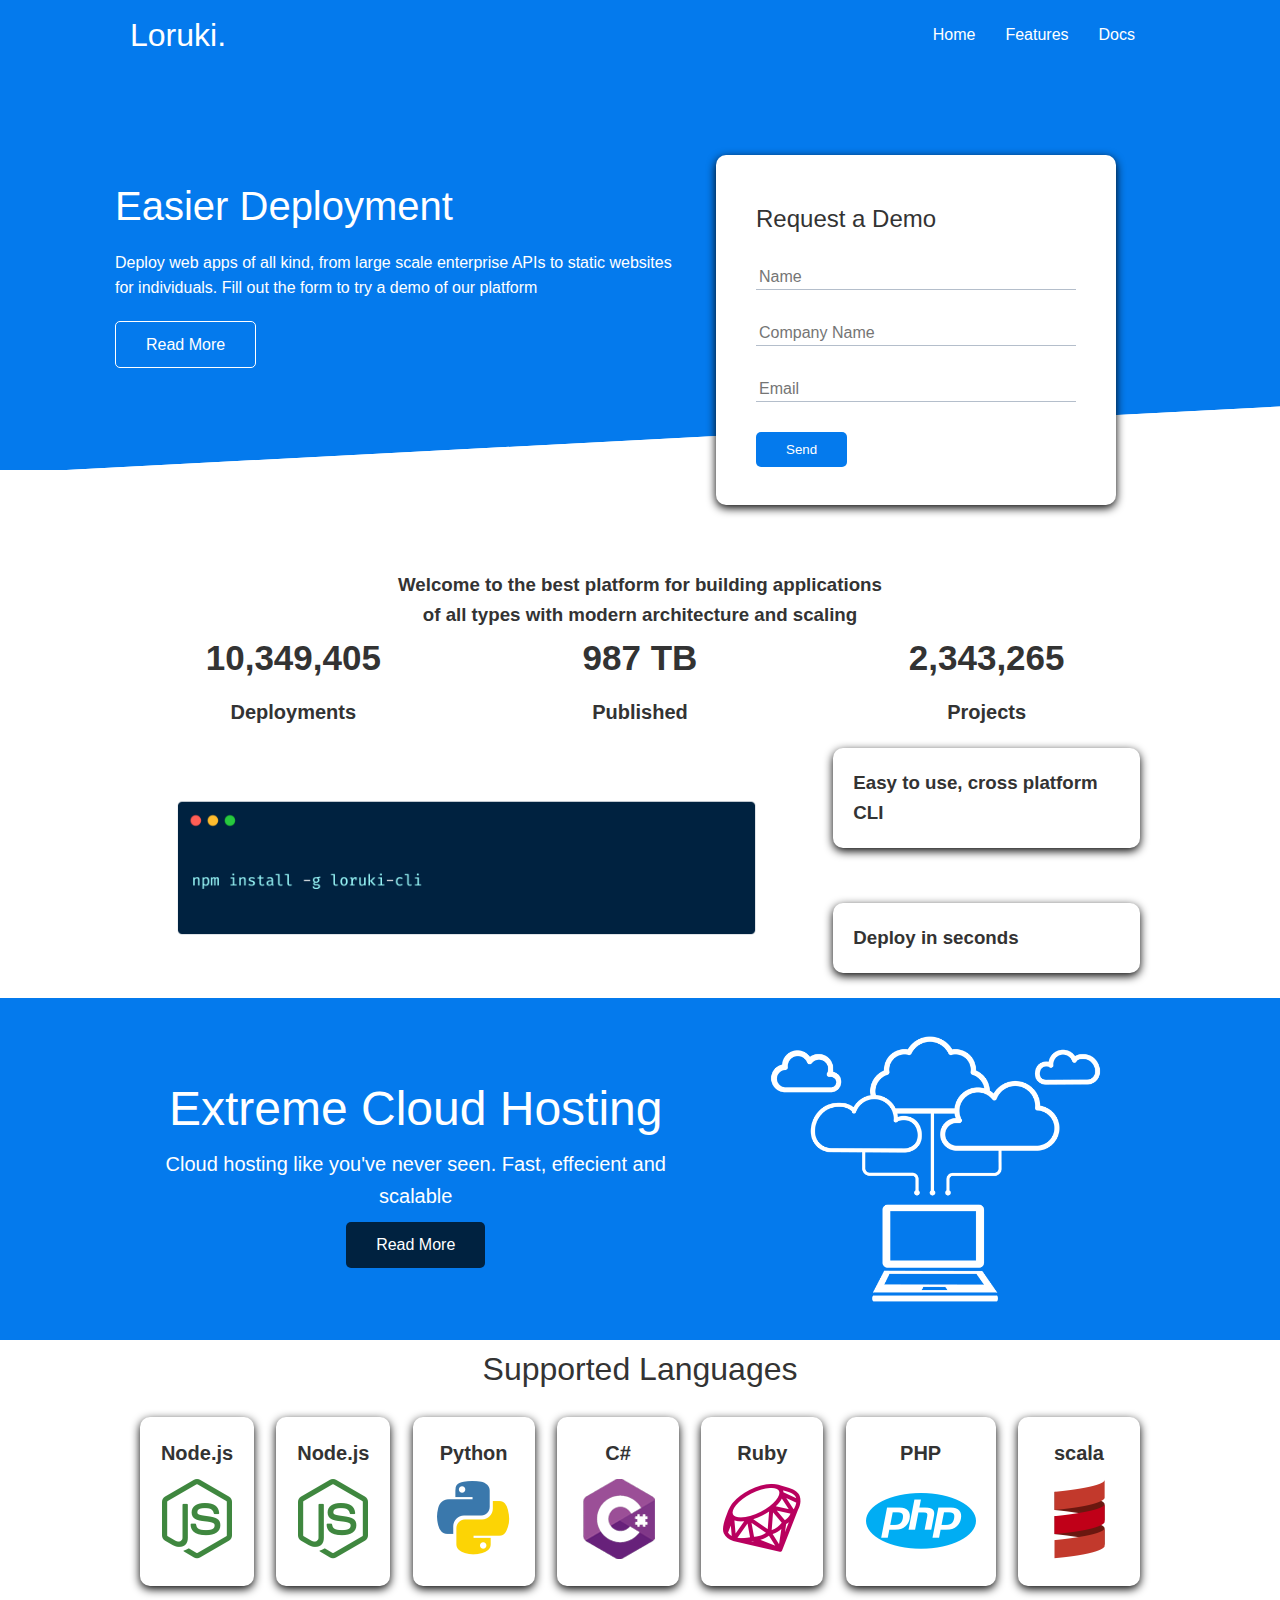
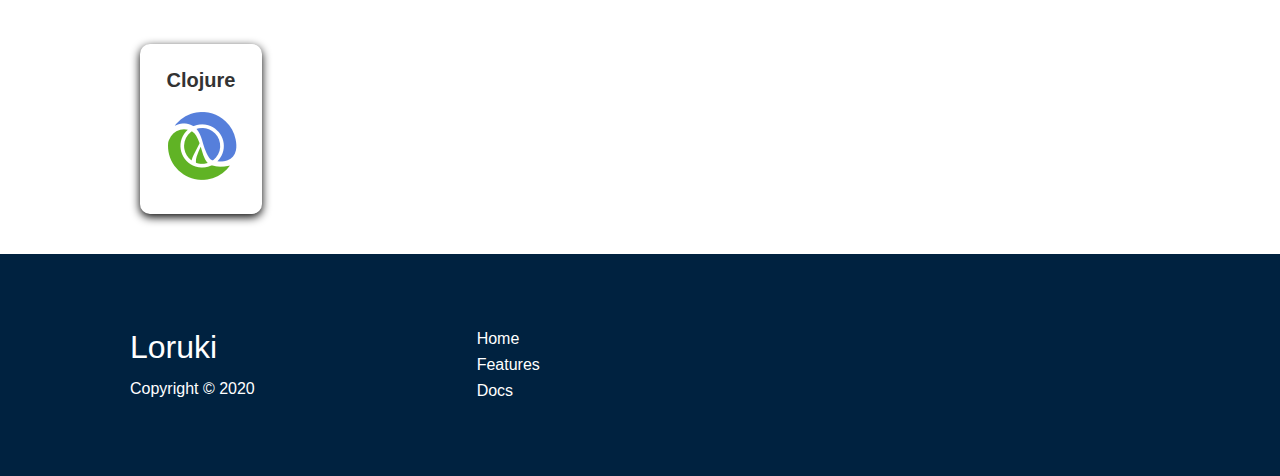
<file: index.html>
<!DOCTYPE html>
<html lang="en">
<head>
    <meta charset="UTF-8">
    <meta name="viewport" content="width=device-width, initial-scale=1.0">

    <link rel="stylesheet" href="css/utilities.css">
    <link rel="stylesheet" href="css/style.css">
    <title>Loruki | Cloud Hosting For Everyone</title>
</head>
<body>
    <!--navbar-->
    <div class="navbar">
        <div class="container flex">
            <h1 class="logo">Loruki.</h1>
            <nav>
                <ul>
                    <li><a href="index.html">Home</a></li>
                    <li><a href="features.html">Features</a></li>
                    <li><a href="docs.html">Docs</a></li>
                </ul>
            </nav>

        </div>

    </div>

    <!--showcase-->
    <section class="showcase">
        <div class="container grid">
            <div class="showcase-text">
                <h1>Easier Deployment</h1>
                <p>Deploy web apps of all kind, from
                   large scale enterprise APIs to static 
                   websites for individuals. Fill out the 
                   form to try a demo of our platform</p>
                   <a href="features.html" class="btn btn-outline">Read More</a>
            </div>

            <div class="showcase-form card">
                <h2>Request a Demo</h2>
                <form>
                    <div class="form-control">
                        <input type="text" name="name" placeholder="Name" required>
                    </div>
                    <div class="form-control">
                        <input type="text" name="company" placeholder="Company Name" required>
                    </div>
                    <div class="form-control">
                        <input type="email" name="email" placeholder="Email" required>
                    </div>
                    <input type="submit" value="Send" class="btn btn-primary">
                </form>
            </div>

        </div>

    </section>

    <!--Stats-->
    <section class="stats">
        <div class="container">
            <h3 class="stats-heading text-center my-1">
                Welcome to the best platform for building applications of all
                types with modern architecture and scaling
            </h3>

            <div class="grid grid-3 text-center my-4">
                <div>
                    <i class="fas fa-server fa-3x"></i>
                    <h3>10,349,405</h3>
                    <p class="text-secondary">Deployments</p>
                </div>
                <div>
                    <i class="fas fa-upload fa-3x"></i>
                    <h3>987 TB</h3>
                    <p class="text-secondary">Published</p>
                </div>
                <div>
                    <i class="fas fa-project-diagram fa-3x"></i>
                    <h3>2,343,265</h3>
                    <p class="text-secondary">Projects</p>
                </div>
            </div>
        </div>
    </section>

    <!--Cli-->
    <section class="cli">
        <div class="container grid">
            <img src="images/cli.png" alt="">
            <div class="card">
                <h3>Easy to use, cross platform CLI</h3>
            </div>
            <div class="card">
                <h3>Deploy in seconds</h3>
            </div>
        </div>
    </section>

    <!--cloud-->
    <section class="cloud bg-primary my-2 py-2">
        <div class="container grid">
            <div class="text-center">
                <h2 class="lg">Extreme Cloud Hosting</h2>
                <p class="lead my-1">Cloud hosting like you've never seen. Fast, effecient and scalable</p>
                <a href="features.html" class="btn btn-dark">Read More</a>
            </div>
            <img src="images/cloud.png" alt="">
        </div>
    </section>

    <!--Languages-->
    <section class="languages">
        <h2 class="md text-center my-2">Supported Languages</h2>
        <div class="container flex">
            <div class="card">
                <h4>Node.js</h4>
                <img src="images/logos/node.png" alt="">
            </div>
            <div class="card">
                <h4>Node.js</h4>
                <img src="images/logos/node.png" alt="">
            </div>
            <div class="card">
                <h4>Python</h4>
                <img src="images/logos/python.png" alt="">
            </div>
            <div class="card">
                <h4>C#</h4>
                <img src="images/logos/csharp.png" alt="">
            </div>
            <div class="card">
                <h4>Ruby</h4>
                <img src="images/logos/ruby.png" alt="">
            </div>
            <div class="card">
                <h4>PHP</h4>
                <img src="images/logos/php.png" alt="">
            </div>
            <div class="card">
                <h4>scala</h4>
                <img src="images/logos/scala.png" alt="">
            </div>
            <div class="card">
                <h4>Clojure</h4>
                <img src="images/logos/clojure.png" alt="">
            </div>


        </div>
    </section>

    <!--Footer-->
    <footer class="footer bg-dark py-5">
        <div class="container grid grid-3">
            <div>
                <h1>Loruki</h1>
                <p>Copyright &copy; 2020</p>
            </div>
            <nav>
                <ul>
                    <li><a href="index.html">Home</a></li>
                    <li><a href="features.html">Features</a></li>
                    <li><a href="docs.html">Docs</a></li>
                </ul>
            </nav>
            <div class="social">
                <a href="#"><i class="fab fa-github fa-2x"></i></a>
                <a href="#"><i class="fab fa-facebook fa-2x"></i></a>
                <a href="#"><i class="fab fa-instagram fa-2x"></i></a>
                <a href="#"><i class="fab fa-twitter fa-2x"></i></a>
            </div>
        </div>
    </footer>
    
</body>
</html>
</file>
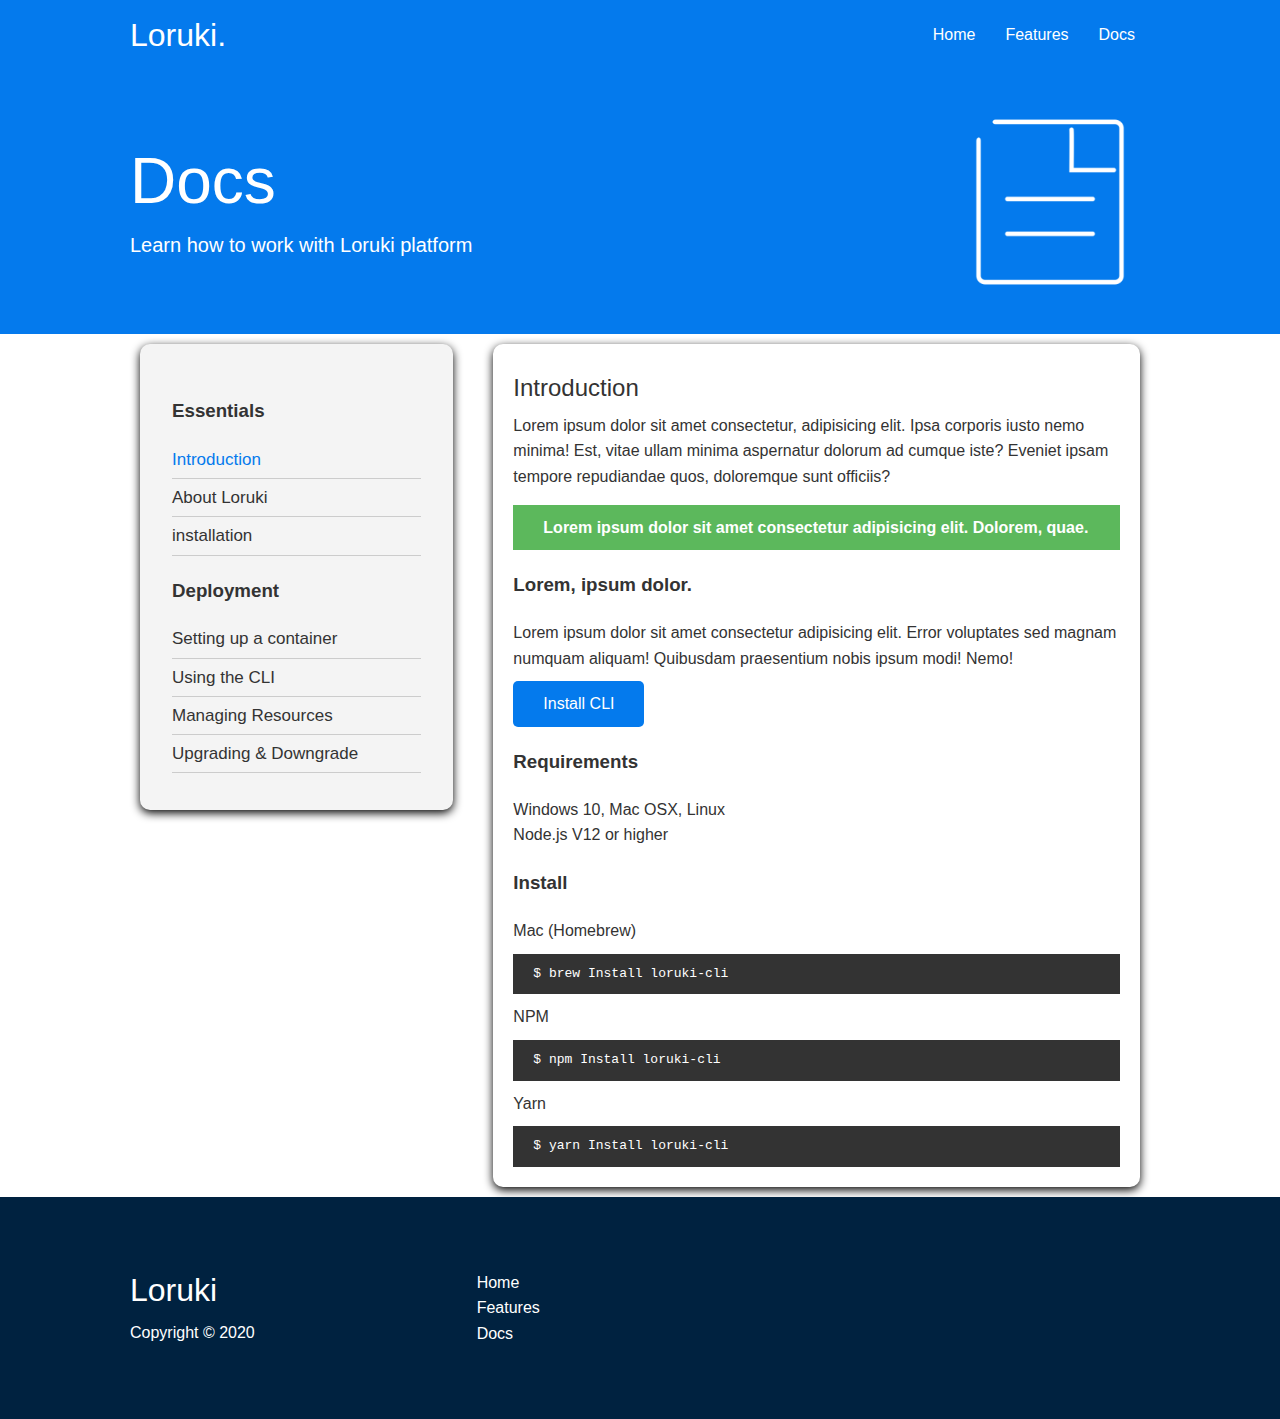
<file: docs.html>
<!DOCTYPE html>
<html lang="en">
<head>
    <meta charset="UTF-8">
    <meta name="viewport" content="width=device-width, initial-scale=1.0">

    <link rel="stylesheet" href="css/utilities.css">
    <link rel="stylesheet" href="css/style.css">
    <title>Loruki | Cloud Hosting For Everyone</title>
</head>
<body>
    <!--navbar-->
    <div class="navbar">
        <div class="container flex">
            <h1 class="logo">Loruki.</h1>
            <nav>
                <ul>
                    <li><a href="index.html">Home</a></li>
                    <li><a href="features.html">Features</a></li>
                    <li><a href="docs.html">Docs</a></li>
                </ul>
            </nav>

        </div>

    </div>

    <!--Head-->
    <section class="docs-head bg-primary py-3">
        <div class="container grid">
            <div>
                <h1 class="xl">Docs</h1>
                <p class="lead">Learn how to work with Loruki platform</p>
            </div>
            <img src="images/docs.png" alt="">
        </div>
    </section>

    <!--Docs Main -->
    <section class="docs-main my-4">
        <div class="container grid">
            <div class="card bg-light p-3">
                <h3 class="my-2">Essentials</h3>
                <nav>
                    <ul>
                        <li><a class="text-primary" href="#">Introduction</a></li>
                        <li><a href="#">About Loruki</a></li>
                        <li><a href="#">installation</a></li>

                    </ul>
                </nav>

                <h3 class="my-2">Deployment</h3>
                <nav>
                    <ul>
                        <li><a href="#">Setting up a container</a></li>
                        <li><a href="#">Using the CLI</a></li>
                        <li><a href="#">Managing Resources</a></li>
                        <li><a href="#">Upgrading & Downgrade</a></li>
                    </ul>
                </nav>
            </div>
            
            <div class="card">
                
                <h2>Introduction</h2>
                <p>Lorem ipsum dolor sit amet consectetur, adipisicing elit. Ipsa corporis iusto nemo minima! Est, vitae ullam minima aspernatur dolorum ad cumque iste? Eveniet ipsam tempore repudiandae quos, doloremque sunt officiis?</p>
                <div class="alert alert-success">
                    <i class="fas fa-info"></i> Lorem ipsum dolor sit amet consectetur adipisicing elit. Dolorem, quae.

                </div>
               
                <h3>Lorem, ipsum dolor.</h3>
                <p>Lorem ipsum dolor sit amet consectetur adipisicing elit. Error voluptates sed magnam numquam aliquam! Quibusdam praesentium nobis ipsum modi! Nemo!</p>
                <a href="#" class="btn btn-primary">Install CLI</a>
               
                <h3>Requirements</h3>
                <ul>
                    <li>Windows 10, Mac OSX, Linux</li>
                    <li>Node.js V12 or higher</li>
                </ul>

                <h3>Install</h3>
                <p>Mac (Homebrew)</p>
                <pre><code>$ brew Install loruki-cli</code></pre>
                <p>NPM</p>
                <pre><code>$ npm Install loruki-cli</code></pre>
                <p>Yarn</p>
                <pre><code>$ yarn Install loruki-cli</code></pre>

            </div>

        </div>
    </section>

    <!--Footer-->
    <footer class="footer bg-dark py-5">
        <div class="container grid grid-3">
            <div>
                <h1>Loruki</h1>
                <p>Copyright &copy; 2020</p>
            </div>
            <nav>
                <ul>
                    <li><a href="index.html">Home</a></li>
                    <li><a href="features.html">Features</a></li>
                    <li><a href="docs.html">Docs</a></li>
                </ul>
            </nav>
            <div class="social">
                <a href="#"><i class="fab fa-github fa-2x"></i></a>
                <a href="#"><i class="fab fa-facebook fa-2x"></i></a>
                <a href="#"><i class="fab fa-instagram fa-2x"></i></a>
                <a href="#"><i class="fab fa-twitter fa-2x"></i></a>
            </div>
        </div>
    </footer>
    
</body>
</html>
</file>
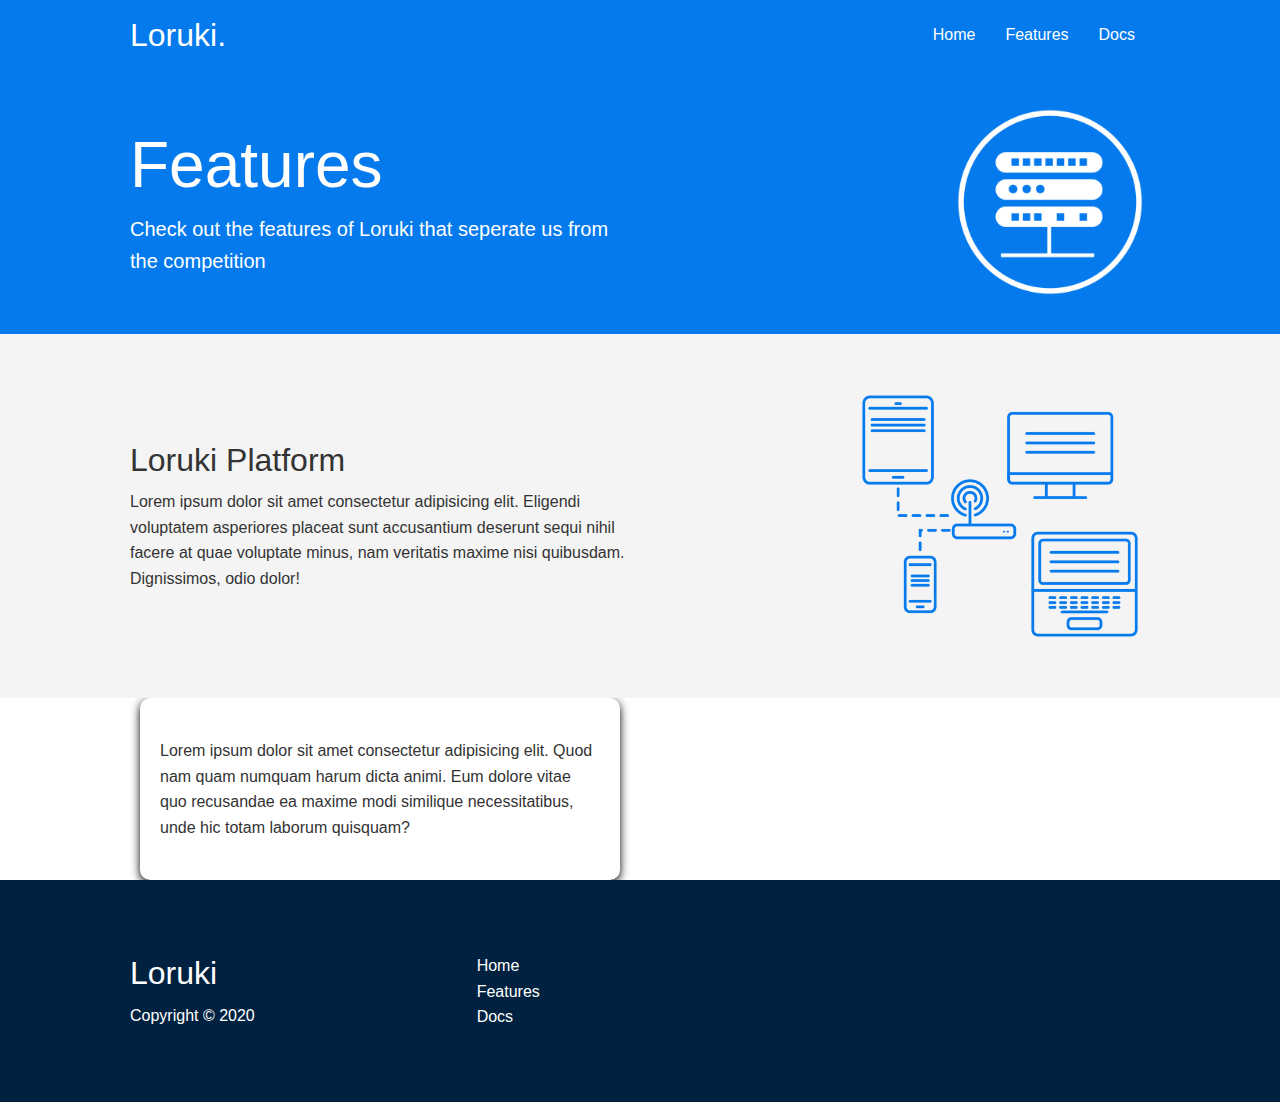
<file: features.html>
<!DOCTYPE html>
<html lang="en">
<head>
    <meta charset="UTF-8">
    <meta name="viewport" content="width=device-width, initial-scale=1.0">

    <link rel="stylesheet" href="css/utilities.css">
    <link rel="stylesheet" href="css/style.css">
    <title>Loruki | Cloud Hosting For Everyone</title>
</head>
<body>
    <!--navbar-->
    <div class="navbar">
        <div class="container flex">
            <h1 class="logo">Loruki.</h1>
            <nav>
                <ul>
                    <li><a href="index.html">Home</a></li>
                    <li><a href="features.html">Features</a></li>
                    <li><a href="docs.html">Docs</a></li>
                </ul>
            </nav>

        </div>

    </div>

    <!--Head-->
    <section class="features-head bg-primary py-3">
        <div class="container grid">
            <div>
                <h1 class="xl">Features</h1>
                <p class="lead">Check out the features of Loruki that seperate us from the competition</p>
            </div>
            <img src="images/server.png" alt="">
        </div>
    </section>

    <!--Sub head-->
    <section class="features-sub-head bg-light py-3">
        <div class="container grid">
            <div>
                <h1 class="md">Loruki Platform</h1>
                <p>Lorem ipsum dolor sit amet consectetur adipisicing elit. Eligendi voluptatem asperiores placeat sunt accusantium deserunt sequi nihil facere at quae voluptate minus, nam veritatis maxime nisi quibusdam. Dignissimos, odio dolor!</p>
            </div>
            <img src="images/server2.png" alt="">
        </div>
    </section>

    <section class="features-main my-2">
        <div class="container grid">
            <div class="card flex">
                <i class="fas fa-server fa-3x"></i>
                <p>Lorem ipsum dolor sit amet consectetur adipisicing elit. Quod nam quam numquam harum dicta animi. Eum dolore vitae quo recusandae ea maxime modi similique necessitatibus, unde hic totam laborum quisquam?</p>
            </div>
        </div>
    </section>

    <!--Footer-->
    <footer class="footer bg-dark py-5">
        <div class="container grid grid-3">
            <div>
                <h1>Loruki</h1>
                <p>Copyright &copy; 2020</p>
            </div>
            <nav>
                <ul>
                    <li><a href="index.html">Home</a></li>
                    <li><a href="features.html">Features</a></li>
                    <li><a href="docs.html">Docs</a></li>
                </ul>
            </nav>
            <div class="social">
                <a href="#"><i class="fab fa-github fa-2x"></i></a>
                <a href="#"><i class="fab fa-facebook fa-2x"></i></a>
                <a href="#"><i class="fab fa-instagram fa-2x"></i></a>
                <a href="#"><i class="fab fa-twitter fa-2x"></i></a>
            </div>
        </div>
    </footer>
    
</body>
</html>
</file>
<file: css/utilities.css>
.container {
    max-width: 1100px;
    margin: 0 auto;
    overflow: auto;
    padding:  0 40px;
}

.card{
    background-color: #fff;
    color: #333;
    border-radius: 10px;
    box-shadow: 0 3px 10px rgba(0,0,00.2);
    padding:  20px;
    margin:  10px;
}

.btn {
    display: inline-block;
    padding: 10px 30px;
    cursor: pointer;
    background-color: var(--primary-color);
    color: #fff;
    border: none;
    border-radius: 5px;
}

.btn-outline {
    background-color: transparent;
    border: 1px #fff solid;
}

.btn:hover{
    transform: scale(0.98);
}

/* Backgrounds & colored buttons */
.bg-primary, 
.btn-primary {
    background-color: var(--primary-color);
    color: #fff;
}

.bg-secondary, 
.btn-secondary {
    background-color: var(--secondary-color);
    color: #fff;
}

.bg-dark, 
.btn-dark {
    background-color: var(--dark-color);
    color: #fff;
}

.bg-light, 
.btn-light {
    background-color: var(--light-color);
    color: #333;
}

.bg-primary a, 
.btn-primary a,
.bg-secondary a, 
.btn-secondary a,
.bg-dark a, 
.btn-dark a{
    color: #fff;
}

/*Text Colors*/
.text-primary {
    color: var(--primary-color);
}

.textsecondary {
    color: var(--secondary-color);
}

.text-dark {
    color: var(--dark-color);
}

.text-light {
   color: var(--light-color);
}

/* text sizes */
.lead {
    font-size: 20px;
}

.sm {
    font-size: 1rem;
}

.md {
    font-size: 2rem;
}

.lg{
    font-size: 3rem;
}

.xl{
    font-size: 4rem;
}



.text-center {
    text-align: center;
}

/*Alert*/
.alert {
    background-color: var(--light-color);
    padding: 10px 20px;
    font-weight: bold;
    margin: 15px 0;
}

.alert i{
    margin-right: 10px;
}

.alert-success{
    background-color: var(--success-color);
    color: #fff;
}

.alert-error{
    background-color: var(--error-color);
    color: #fff;
}


.flex {
    display: flex;
    justify-content: space-between;
    align-items: center;
    height: 100%;

}

.grid {
    display: grid;
    grid-template-columns: repeat(2, 1fr);
    gap: 20px;
    justify-content: center;
    align-items: center;
    height: 100%;
}

.grid-3 {
    grid-template-columns: repeat(3,1fr);
}

/* Margin */
.my-1{
    margin 1rem 0;
}

.my-2{
    margin 1.5rem 0;
}

.my-3{
    margin 2rem 0;
}


.my-4{
    margin 3rem 0;
}

.my-5{
    margin 4rem 0;
}

.m-1{
    margin 1rem;
}

.m-2{
    margin 1.5rem;
}

.m-3{
    margin 2rem;
}


.m-4{
    margin 3rem;
}

.m-5{
    margin 4rem;
}

/* Padding */
.py-1{
    padding:  1rem 0;
}

.py-2{
    padding:  1.5rem 0;
}

.py-3{
    padding:  2rem 0;
}


.py-4{
    padding:  3rem 0;
}

.py-5{
    padding:  4rem 0;
}

.p-1{
    padding:  1rem;
}

.p-2{
    padding:  1.5rem;
}

.p-3{
    padding:  2rem;
}


.p-4{
    padding:  3rem;
}

.p-5{
    padding:  4rem;
}
</file>
<file: css/style.css>
:root {
    --primary-color: #047aed;
    --secondary-color: #1c3fa8;
    --dark-color: #002240;
    --light-color: #f4f4f4;
    --success-color: #5cb85c;
    --error-color: #d9534f;

}

*{
    box-sizing: border-box;
    padding: 0;
    margin: 0;
}

body{
    font-family: 'lato' , sans-serif;
    color: #333;
    line-height:  1.6;
}

ul{
    list-style-type: none;
}

a{
    text-decoration: none;
    color: #333;
}

h1,h2{
    font-weight: 300;
    line-height: 1.2;
    margin: 10px 0;
}

p{
    margin: 10px 0;
}

img{
    width: 100%;
}

code, pre {
    background: #333;
    color: #fff;
    padding: 10px;
}

/*navbar*/
.navbar {
    background-color: var(--primary-color);
    color: #fff;
    height: 70px;
}

.navbar ul{
    display: flex;
}

.navbar a{
    color: #fff;
    padding: 10px;
    margin: 0 5px;
}

.navbar a:hover{
    border-bottom: 2px #fff solid;
}

.navbar .flex{
    justify-content: space-between;
}

/*Showcase */
.showcase {
    height: 400px;
    background-color: var(--primary-color);
    color: #fff;
    position: relative;

}

.showcase h1 {
    font-size: 40px;
}

.showcase p{
    margin: 20px 0;
}

.showcase .grid{
    overflow: visible;
    grid-template-columns: 55% 45%;
    gap: 30px;
}

.showcase-text {
    animation: slideInFromLeft 1s ease;
}

.showcase-form {
    position: relative;
    top: 60px;
    height: 350px;
    width: 400px;
    padding: 40px;
    z-index: 100;
    animation: slideInFromRight 1s ease;
}

.showcase-form .form-control{
    margin: 30px 0;
}

.showcase-form input[type='text'],
.showcase-form input[type='email'] {
    border: 0;
    border-bottom: 1px solid #b4becb;
    width: 100%;
    padding: 3px;
    font-size: 16px;
}

.showcase-form input:focus{
    outline: none;
}

.showcase::before,
.showcase::after {
    content: '';
    position: absolute;
    height: 100px;
    bottom: -70px;
    right: 0;
    left: 0;
    background: rgb(255, 255, 255);
    transform: skewY(-3deg);
    -webkit-transform: skewY(-3deg);
    -moz-transform: skewY(-3deg);
    -ms-transform: skewY(-3deg);
    
}

/*stats*/

.stats{
    padding-top: 100px;
    animation: slideInFromBottom 1s ease;
}

.stats-heading {
    max-width: 500px;
    margin: auto;
}

.stats .grid h3{
    font-size: 35px;
}

.stats .grid p {
    font-size: 20px;
    font-weight: bold;
}

/* Cli */

.cli .grid {
    grid-template-columns: repeat(3,1fr);
    grid-template-rows: repeat(2,1fr);
}

.cli .grid > *:first-child {
    grid-column: 1/span 2;
    grid-row: 1/span 2;
}

/* Cloud */
.cloud .grid {
    grid-template-columns: 4fr 3fr;
}

/*Languages */
.languages .flex{
    flex-wrap: wrap;
}
.languages .card{
    text-align: center;
    margin: 18px 10px 40px;
    transition: transform 0.2s ease-in;
}

.languages .card h4{
    font-size: 20px;
    margin-bottom: 10px;
}

.languages .card:hover{
    transform: translateY(-15px);
}

/* Features */
.features-head img, .docs-head img {
    width: 200px;
    justify-self: flex-end;
}

.features-sub-head img{
    width: 300px;
    justify-self: flex-end;
}

/*Docs*/
.docs-main h3{
    margin: 20px 0;
}

.docs-main .grid{
    grid-template-columns: 1fr 2fr;
    align-items: flex-start;
}

.docs-main nav li{
    font-size: 17px;
    padding-bottom: 5px;
    margin-bottom: 5px;
    border-bottom: 1px #ccc solid;
}

.docs-main a:hover{
    font-weight: bold;
}



/*Footer */
.footer .social a{
    margin: 0 10px;
}

/*Tablets & under */
@media(max-width: 768px){
    .grid,
    .showcase .grid,
    .stats .grid,
    .cloud .grid,
    .features-main .grid,
    .docs-main .grid {
        grid-template-columns: 1fr;
        grid-template-rows: 1fr;
    }
    .showcase{
        height: auto;
    }
    
    .showcase-text {
        text-align: center;
        margin-top: 40px;
        animation: slideInFromTop 1s ease;
    }
    
    .showcase-form{
        justify-self: center;
        margin: auto;
        animation: slideInFromBottom 1s ease;
    }
    .cli .grid > *:first-child {
        grid-column: 1;
        grid-row: 1;
    }

    .features-head,
    .features-sub-head,
    .docs-head {
        text-align: center;
    }

    .features-head img,
    .features-sub-head img,
    .docs-head img{
       justify-self: center;
    }
}

/*Animation */
@keyframes slideInFromLeft{
    0%{
        transform: translateX(-100%);
    }
    100%{
        transform: translateX(0);
    }
}

@keyframes slideInFromRight{
    0%{
        transform: translateX(100%);
    }
    100%{
        transform: translateX(0);
    }
}

@keyframes slideInTop{
    0%{
        transform: translateY(-100%);
    }
    100%{
        transform: translateX(0);
    }
}

@keyframes slideInFromBottom{
    0%{
        transform: translateY(100%);
    }
    100%{
        transform: translateX(0);
    }
}

/*Mobile*/
@media(max-width: 500px){
    .navbar{
        height: 110px;
    }
    .navbar .flex{
        flex-direction: column;
    }
    .navbar ul{
        padding: 10px;
        background-color: rgba(0,0,0,0.1);
    }
}
</file>
